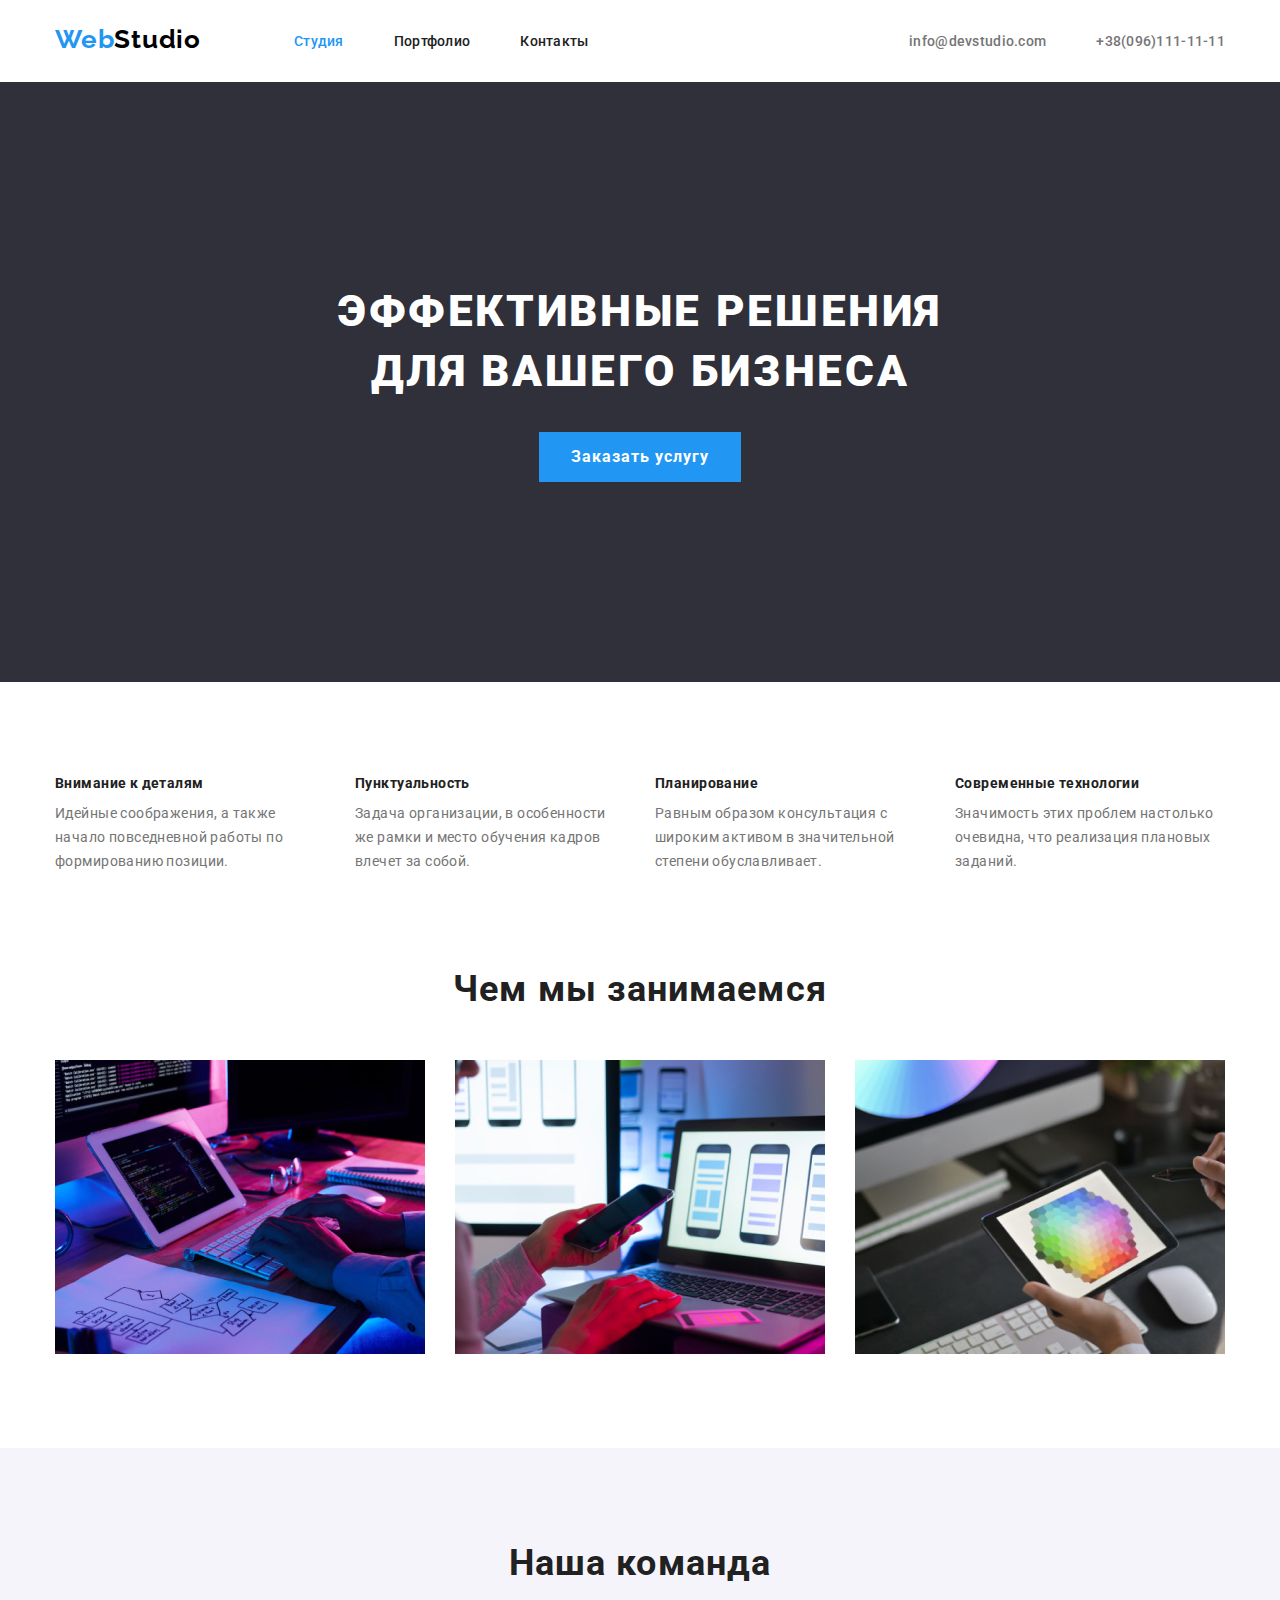
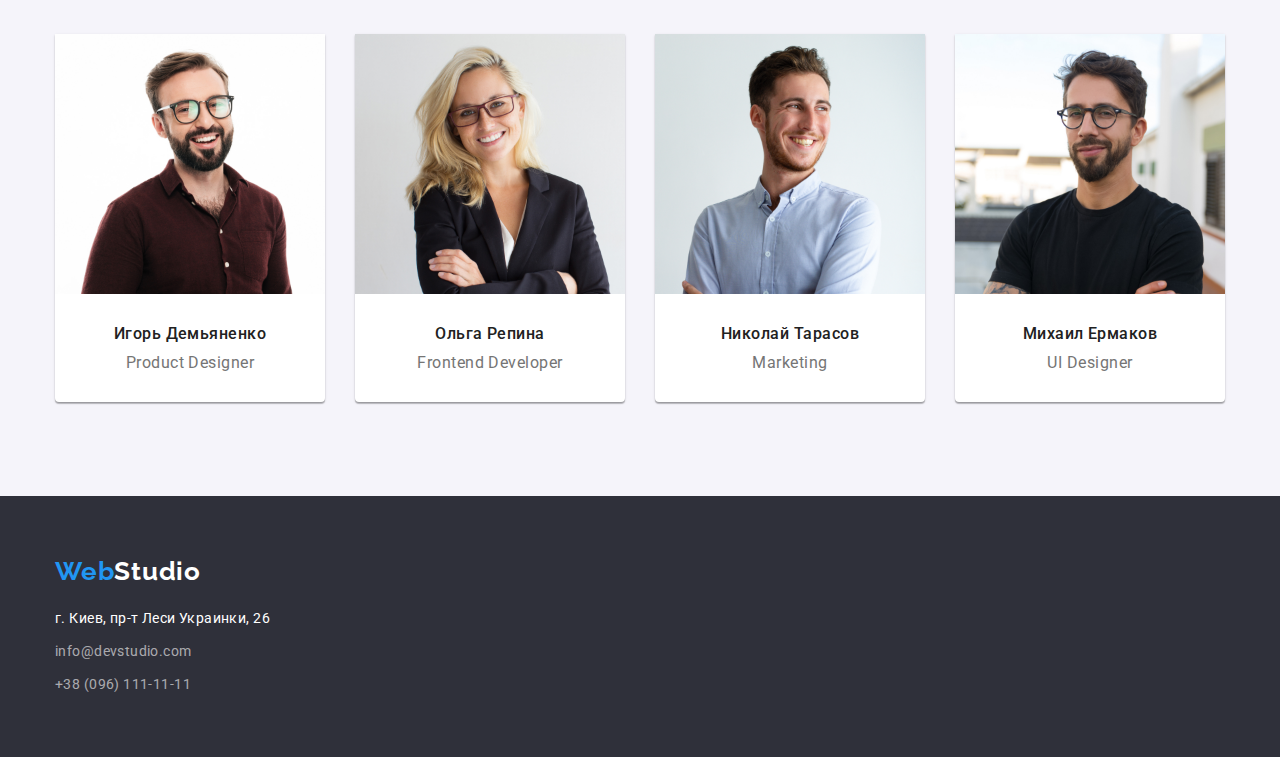
<file: index.html>
<!DOCTYPE html>
<html lang="ru">
  <head>
    <meta charset="UTF-8" />
    <meta name="viewport" content="width=device-width, initial-scale=1.0" />
    <title>Home_work</title>
    <link rel="stylesheet" href="./css/normalize.css" />
    <link rel="stylesheet" href="./css/styles.css" />
    <link
      rel="stylesheet"
      href="https://fonts.googleapis.com/css2?family=Raleway:wght@700&family=Roboto:wght@400;500;700;900&display=swap"
    />
  </head>
  <body>
    <header>
      <div class="container header-flexbox">
        <nav class="header-menu">
          <a
            class="logo-header"
            href="https://kuchvara.github.io/goit-markup-hw-04/"
          >
            <span>Web</span>Studio
          </a>
          <ul class="navigation">
            <li class="navigation-item">
              <a class="navigation-link current" href="./index.html">Студия</a>
            </li>
            <li class="navigation-item">
              <a class="navigation-link" href="./portfolio.html">Портфолио</a>
            </li>
            <li class="navigation-item">
              <a class="navigation-link" href="">Контакты</a>
            </li>
          </ul>
        </nav>
        <ul class="contacts">
          <li class="contacts-item">
            <a href="mailto:info@devstudio.com" class="contacts-link"
              >info@devstudio.com</a
            >
          </li>
          <li class="contacts-item">
            <a href="tel:+380961111111" class="contacts-link"
              >+38(096)111-11-11</a
            >
          </li>
        </ul>
      </div>
    </header>
    <main>
      <section class="title">
        <div class="container">
          <h1 class="main-title">Эффективные решения для вашего бизнеса</h1>
          <button type="button" class="title-button">Заказать услугу</button>
        </div>
      </section>
      <!-- Преимущества компании -->
      <section class="benefits-section">
        <div class="container">
          <ul class="benefits">
            <li class="benefits-item">
              <h3 class="benefits-title">Внимание к деталям</h3>
              <p class="benefits-text">
                Идейные соображения, а также начало повседневной работы по
                формированию позиции.
              </p>
            </li>
            <li class="benefits-item">
              <h3 class="benefits-title">Пунктуальность</h3>
              <p class="benefits-text">
                Задача организации, в особенности же рамки и место обучения
                кадров влечет за собой.
              </p>
            </li>
            <li class="benefits-item">
              <h3 class="benefits-title">Планирование</h3>
              <p class="benefits-text">
                Равным образом консультация с широким активом в значительной
                степени обуславливает.
              </p>
            </li>
            <li class="benefits-item">
              <h3 class="benefits-title">Современные технологии</h3>
              <p class="benefits-text">
                Значимость этих проблем настолько очевидна, что реализация
                плановых заданий.
              </p>
            </li>
          </ul>
        </div>
      </section>
      <!-- Чем занимается компания -->
      <section class="section">
        <div class="container">
          <h2 class="section-article">Чем мы занимаемся</h2>
          <ul class="work-list">
            <li class="work-item">
              <img src="./images/img.jpg" width="370" alt="рабочее место" />
            </li>
            <li class="work-item">
              <img src="./images/img-(1).jpg" width="370" alt="смартфон" />
            </li>
            <li class="work-item">
              <img
                src="./images/img-(2).jpg"
                width="370"
                alt="дизайнерский макет"
              />
            </li>
          </ul>
        </div>
      </section>
      <!-- Наша команда -->
      <section class="section team">
        <div class="container">
          <h2 class="section-article">Наша команда</h2>
          <ul class="team-list">
            <li class="team-item">
              <img
                class="team-img"
                width="270"
                src="./images/Igor.jpg"
                alt="Игорь Демьяненко"
              />
              <h3 class="team-title">Игорь Демьяненко</h3>
              <p lang="en" class="team-text">Product Designer</p>
            </li>
            <li class="team-item">
              <img
                class="team-img"
                width="270"
                src="./images/Olga.jpg"
                alt="Ольга Репина"
              />
              <h3 class="team-title">Ольга Репина</h3>
              <p lang="en" class="team-text">Frontend Developer</p>
            </li>
            <li class="team-item">
              <img
                class="team-img"
                width="270"
                src="./images/Nikolaj.jpg"
                alt="Николай Тарасов"
              />
              <h3 class="team-title">Николай Тарасов</h3>
              <p lang="en" class="team-text">Marketing</p>
            </li>
            <li class="team-item">
              <img
                class="team-img"
                width="270"
                src="./images/Mihail.jpg"
                alt="Михаил Ермаков"
              />
              <h3 class="team-title">Михаил Ермаков</h3>
              <p lang="en" class="team-text">UI Designer</p>
            </li>
          </ul>
        </div>
      </section>
    </main>
    <footer class="footer">
      <div class="container">
        <a
          class="logo-footer"
          href="https://kuchvara.github.io/goit-markup-hw-04/"
        >
          <span>Web</span>Studio
        </a>
        <address class="address">
          <span class="address-text">г. Киев, пр-т Леси Украинки, 26</span>
          <a href="mailto:info@devstudio.com" class="footer-contact"
            >info@devstudio.com</a
          >
          <a href="tel:+380961111111" class="footer-contact"
            >+38 (096) 111-11-11</a
          >
        </address>
      </div>
    </footer>
  </body>
</html>
</file>
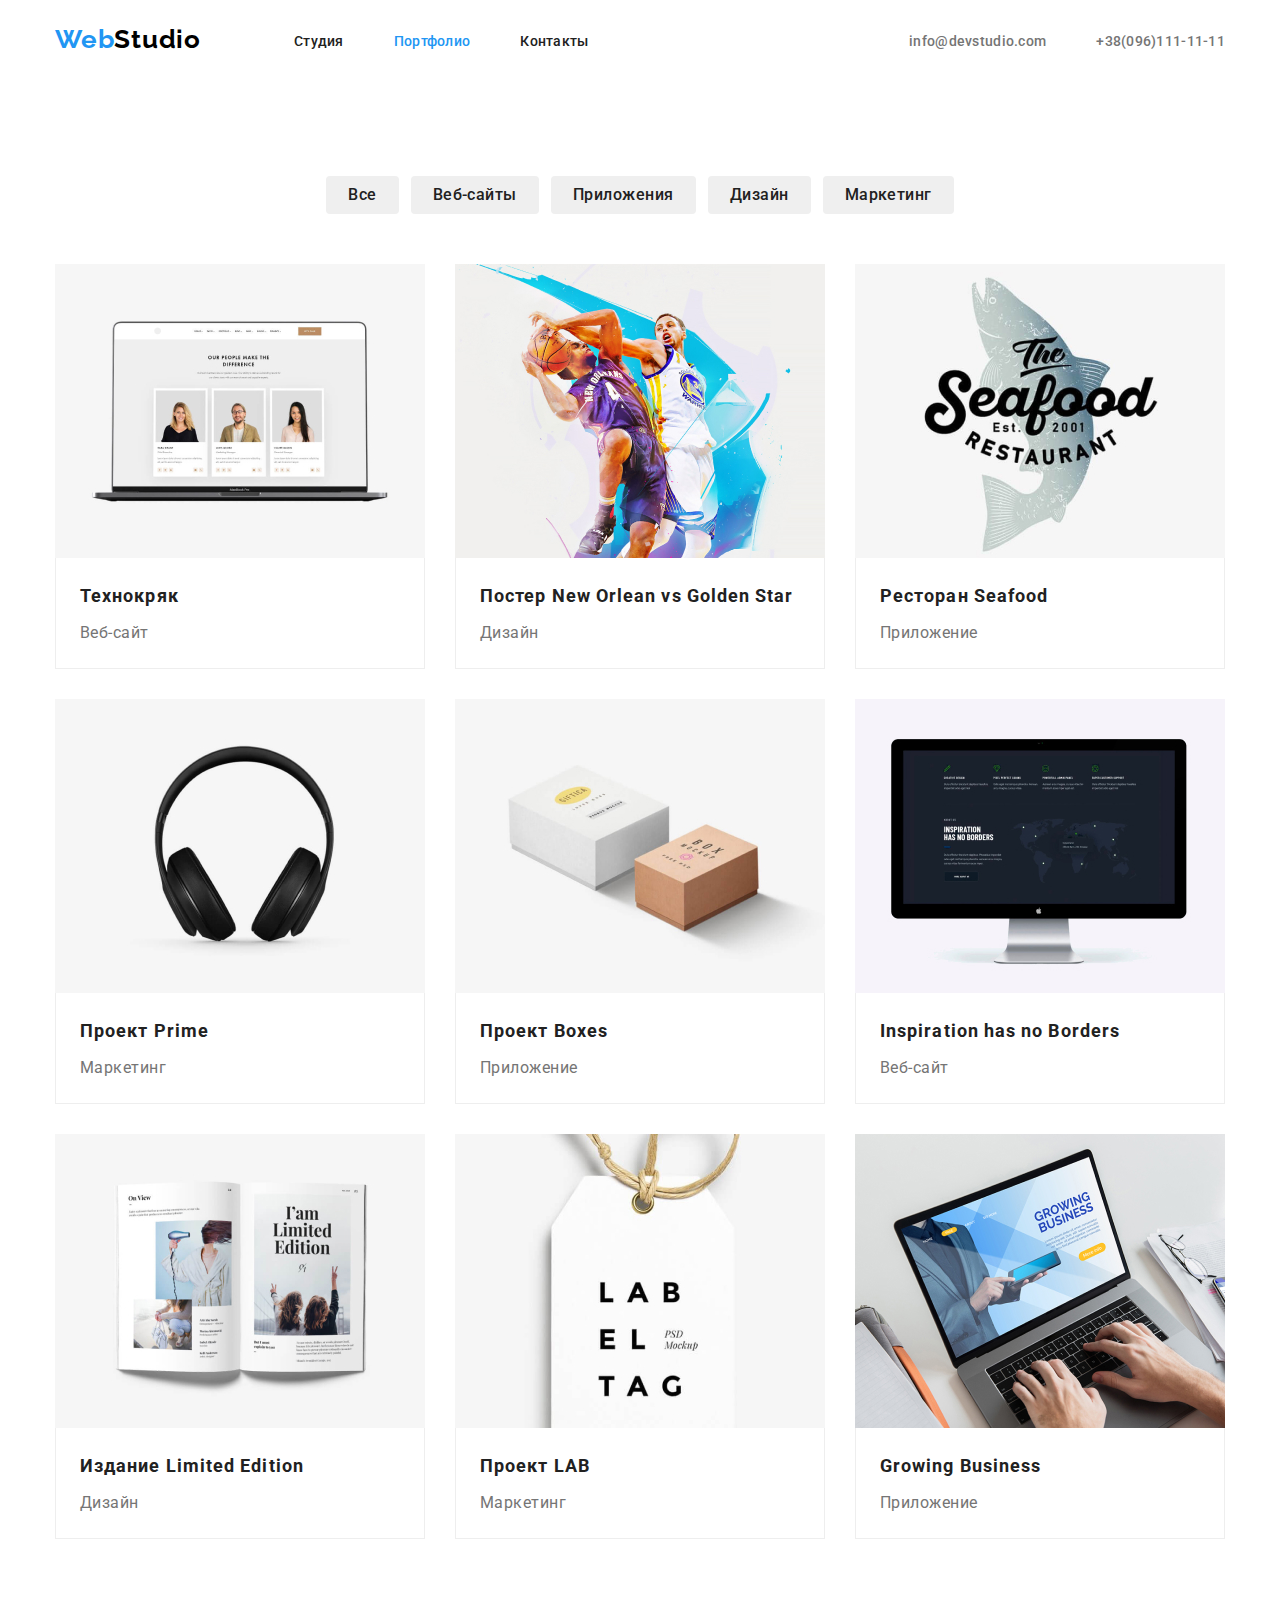
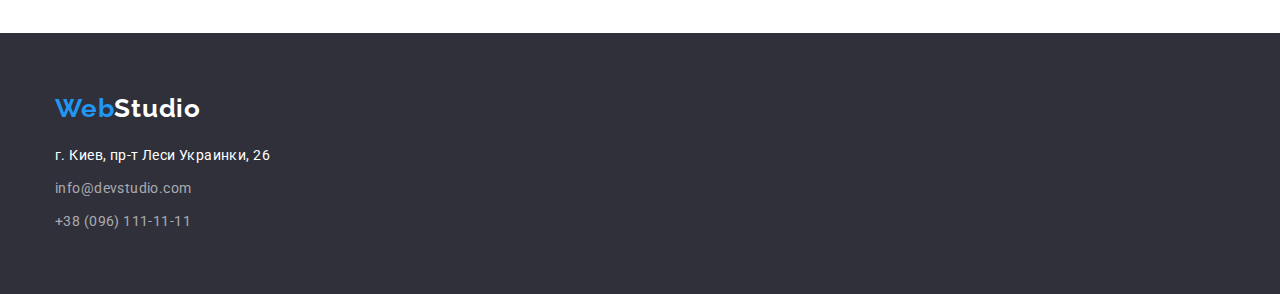
<file: portfolio.html>
<!DOCTYPE html>
<html lang="ru">
  <head>
    <meta charset="UTF-8" />
    <meta name="viewport" content="width=device-width, initial-scale=1.0" />
    <title>Home_work</title>
    <link rel="stylesheet" href="./css/normalize.css" />
    <link rel="stylesheet" href="./css/styles.css" />
    <link
      rel="stylesheet"
      href="https://fonts.googleapis.com/css2?family=Raleway:wght@700&family=Roboto:wght@400;500;700;900&display=swap"
    />
  </head>
  <body>
    <header>
      <div class="container header-flexbox">
        <nav class="header-menu">
          <a
            class="logo-header"
            href="https://kuchvara.github.io/goit-markup-hw-04/"
          >
            <span>Web</span>Studio
          </a>
          <ul class="navigation">
            <li class="navigation-item">
              <a class="navigation-link" href="./index.html">Студия</a>
            </li>
            <li class="navigation-item">
              <a class="navigation-link current" href="./portfolio.html"
                >Портфолио</a
              >
            </li>
            <li class="navigation-item">
              <a class="navigation-link" href="">Контакты</a>
            </li>
          </ul>
        </nav>
        <ul class="contacts">
          <li class="contacts-item">
            <a href="mailto:info@devstudio.com" class="contacts-link"
              >info@devstudio.com</a
            >
          </li>
          <li class="contacts-item">
            <a href="tel:+380961111111" class="contacts-link"
              >+38(096)111-11-11</a
            >
          </li>
        </ul>
      </div>
    </header>
    <main class="section">
      <div class="container">
        <ul class="portfolio-menu">
          <li class="portfolio-menu-item">
            <button type="button" class="portfolio-button">Все</button>
          </li>
          <li class="portfolio-menu-item">
            <button type="button" class="portfolio-button">Веб-сайты</button>
          </li>
          <li class="portfolio-menu-item">
            <button type="button" class="portfolio-button">Приложения</button>
          </li>
          <li class="portfolio-menu-item">
            <button type="button" class="portfolio-button">Дизайн</button>
          </li>
          <li class="portfolio-menu-item">
            <button type="button" class="portfolio-button">Маркетинг</button>
          </li>
        </ul>
      </div>
      <div class="container">
        <ul class="portfolio">
          <li class="portfolio-item">
            <a href="" class="portfolio-link"
              ><img
                class="portfolio-img"
                src="./images/tehnokrjak.jpg"
                width="370"
                alt="Веб-сайт"
              />
              <div class="portfolio-item-text">
                <h3 class="portfolio-title">Технокряк</h3>
                <p class="portfolio-text">Веб-сайт</p>
              </div></a
            >
          </li>
          <li class="portfolio-item">
            <a href="" class="portfolio-link"
              ><img
                class="portfolio-img"
                src="./images/orleanvsstar.jpg"
                width="370"
                alt="Постер New Orlean vs Golden Star"
              />
              <div class="portfolio-item-text">
                <h3 class="portfolio-title">
                  Постер New Orlean vs Golden Star
                </h3>
                <p class="portfolio-text">Дизайн</p>
              </div></a
            >
          </li>
          <li class="portfolio-item">
            <a href="" class="portfolio-link"
              ><img
                class="portfolio-img"
                src="./images/seafood.jpg"
                width="370"
                alt="Ресторан Seafood"
              />
              <div class="portfolio-item-text">
                <h3 class="portfolio-title">Ресторан Seafood</h3>
                <p class="portfolio-text">Приложение</p>
              </div></a
            >
          </li>
          <li class="portfolio-item">
            <a href="" class="portfolio-link"
              ><img
                class="portfolio-img"
                src="./images/prime.jpg"
                width="370"
                alt="Проект Prime"
              />
              <div class="portfolio-item-text">
                <h3 class="portfolio-title">Проект Prime</h3>
                <p class="portfolio-text">Маркетинг</p>
              </div></a
            >
          </li>
          <li class="portfolio-item">
            <a href="" class="portfolio-link"
              ><img
                class="portfolio-img"
                src="./images/boxes.jpg"
                width="370"
                alt="Проект Boxes"
              />
              <div class="portfolio-item-text">
                <h3 class="portfolio-title">Проект Boxes</h3>
                <p class="portfolio-text">Приложение</p>
              </div></a
            >
          </li>
          <li class="portfolio-item">
            <a href="" class="portfolio-link"
              ><img
                class="portfolio-img"
                src="./images/inspiration.jpg"
                width="370"
                alt="Inspiration has no Borders"
              />
              <div class="portfolio-item-text">
                <h3 class="portfolio-title">Inspiration has no Borders</h3>
                <p class="portfolio-text">Веб-сайт</p>
              </div></a
            >
          </li>
          <li class="portfolio-item">
            <a href="" class="portfolio-link"
              ><img
                class="portfolio-img"
                src="./images/limited_edition.jpg"
                width="370"
                alt="Издание Limited Edition"
              />
              <div class="portfolio-item-text">
                <h3 class="portfolio-title">Издание Limited Edition</h3>
                <p class="portfolio-text">Дизайн</p>
              </div></a
            >
          </li>
          <li class="portfolio-item">
            <a href="" class="portfolio-link"
              ><img
                class="portfolio-img"
                src="./images/lab.jpg"
                width="370"
                alt="Проект LAB"
              />
              <div class="portfolio-item-text">
                <h3 class="portfolio-title">Проект LAB</h3>
                <p class="portfolio-text">Маркетинг</p>
              </div></a
            >
          </li>
          <li class="portfolio-item">
            <a href="" class="portfolio-link"
              ><img
                class="portfolio-img"
                src="./images/growing_business.jpg"
                width="370"
                alt="Growing Business"
              />
              <div class="portfolio-item-text">
                <h3 class="portfolio-title">Growing Business</h3>
                <p class="portfolio-text">Приложение</p>
              </div></a
            >
          </li>
        </ul>
      </div>
    </main>
    <footer class="footer">
      <div class="container">
        <a
          class="logo-footer"
          href="https://kuchvara.github.io/goit-markup-hw-04/"
        >
          <span>Web</span>Studio
        </a>
        <address class="address">
          <span class="address-text">г. Киев, пр-т Леси Украинки, 26</span>
          <a href="mailto:info@devstudio.com" class="footer-contact"
            >info@devstudio.com</a
          >
          <a href="tel:+380961111111" class="footer-contact"
            >+38 (096) 111-11-11</a
          >
        </address>
      </div>
    </footer>
  </body>
</html>
</file>
<file: css/styles.css>
:root {
  --white: #fff;
  --active: #2196f3;
  --black-text: #212121;
  --gray-text: #757575;
  --gray-2: rgba(255, 255, 255, 0.6);
  --background: #2f303a;
  --background-2: #f5f4fa;
  --black: #000;
}

img {
  display: block;
  max-width: 100%;
  height: auto;
}

body {
  font-family: 'Roboto', sans-serif;
}

.container {
  width: 1200px;
  padding-left: 15px;
  padding-right: 15px;
  margin-right: auto;
  margin-left: auto;
}
/* Хедер початок */
.header-menu {
  display: flex;
  padding-top: 24px;
  padding-bottom: 25px;
}

.navigation {
  display: flex;
  list-style: none;
  margin: 0;
  padding-bottom: 7px;
  padding-top: 8px;
  padding-right: 0;
  padding-left: 0;
  align-items: center;
}

.navigation-item:not(:last-child) {
  margin-right: 50px;
}

.contacts {
  display: flex;
  list-style: none;
  padding-top: 32px;
  padding-bottom: 32px;
  padding-left: 0;
  padding-right: 0;
  margin: 0;
}

.header-flexbox {
  display: flex;
  justify-content: space-between;
  align-items: center;
}

/* логотип ВебСтудіо */
.logo-header,
.logo-footer {
  font-family: 'Raleway', sans-serif;
  font-style: normal;
  font-weight: 700;
  font-size: 26px;
  line-height: 1.19;
  letter-spacing: 0.03em;
  text-decoration: none;
}
.logo-header {
  color: var(--black);
  margin-right: 93px;
}
.logo-footer {
  color: var(--white);
  margin-bottom: 20px;
  display: block;
}

/* меню навігації в хедері */

.navigation-link {
  font-style: normal;
  font-weight: 500;
  font-size: 14px;
  line-height: 1.14;
  letter-spacing: 0.02em;
  color: var(--black-text);
  text-decoration: none;
}

.contacts-item:not(:last-child) {
  margin-right: 50px;
}

.contacts-link {
  color: var(--gray-text);
  font-style: normal;
  font-weight: 500;
  font-size: 14px;
  line-height: 1.14;
  letter-spacing: 0.02em;
  text-decoration: none;
}

/*  Хедер кінець */

/* футер початок */

.address {
  color: var(--white);
  font-style: normal;
  font-weight: 400;
  font-size: 14px;
  line-height: 1.71;
  letter-spacing: 0.03em;
}
.address-text {
  display: block;
  margin-bottom: 9px;
}
/* тел і емеіл в футері */

.footer-contact {
  font-style: normal;
  font-weight: 400;
  font-size: 14px;
  line-height: 1.71;
  letter-spacing: 0.03em;
  color: var(--gray-2);
  text-decoration: none;
  display: block;
}
.footer-contact:not(:last-child) {
  margin-bottom: 9px;
}
.footer {
  background-color: var(--background);
  padding: 60px 0;
}

/* Футер кінець */

/* Основний контент плчаток */

.section {
  padding-top: 94px;
  padding-bottom: 94px;
}

/* область "Эффективные решения для вашего бизнеса" */
.main-title {
  color: var(--white);
  font-style: normal;
  font-weight: 900;
  font-size: 44px;
  line-height: 1.36;
  text-align: center;
  letter-spacing: 0.06em;
  text-transform: uppercase;
  max-width: 696px;
  margin-right: auto;
  margin-left: auto;
  margin-top: 0;
  margin-bottom: 30px;
}

.title {
  background-color: var(--background);
  padding: 200px 0;
  text-align: center;
}
/* кнопка "заказать услуги" */
.title-button {
  background-color: var(--active);
  color: var(--white);
  font-style: normal;
  font-weight: 700;
  font-size: 16px;
  line-height: 1.875;
  padding: 10px 32px;
  letter-spacing: 0.06em;
  border: none;
}
/* Преимущества компании */
.benefits-section {
  padding-top: 94px;
}
.benefits-title {
  color: var(--black-text);
  font-style: normal;
  font-weight: 700;
  font-size: 14px;
  line-height: 1.14;
  letter-spacing: 0.03em;
  margin: 0 0 10px;
}
.benefits-text {
  color: var(--gray-text);
  font-style: normal;
  font-weight: 400;
  font-size: 14px;
  line-height: 1.71;
  letter-spacing: 0.03em;
  margin: 0;
}
.benefits {
  list-style: none;
  display: flex;
  margin: 0;
  padding: 0;
}
.benefits-item {
  width: calc((100% - 30px * 3) / 4);
}
.benefits-item:not(:last-child) {
  margin-right: 30px;
}
/* Чем занимается компания */
.work-list {
  list-style: none;
  display: flex;
  margin: 0;
  padding: 0;
}
.work-item {
  width: calc((100% - 30px * 2) / 3);
}
.work-item:not(:last-child) {
  margin-right: 30px;
}
.section-article {
  color: var(--black-text);
  font-style: normal;
  font-weight: 700;
  font-size: 36px;
  line-height: 1.17;
  text-align: center;
  letter-spacing: 0.03em;
  margin: 0 0 50px;
}
/* Команда */
.team-title {
  color: var(--black-text);
  font-style: normal;
  font-weight: 500;
  font-size: 16px;
  line-height: 1.19;
  text-align: center;
  letter-spacing: 0.03em;
  margin: 0 0 10px;
}
.team-text {
  color: var(--gray-text);
  font-style: normal;
  font-weight: 400;
  font-size: 16px;
  line-height: 1.19;
  text-align: center;
  letter-spacing: 0.03em;
  margin: 0;
}
.team-img {
  margin-bottom: 30px;
}
.team {
  background-color: var(--background-2);
}
.team-list {
  list-style: none;
  display: flex;
  margin: 0;
  padding: 0;
}
.team-item {
  padding-bottom: 30px;
  width: calc((100% - 30px * 3) / 4);
  background-color: var(--white);
  box-shadow: 0px 1px 3px rgba(0, 0, 0, 0.12), 0px 1px 1px rgba(0, 0, 0, 0.14),
    0px 2px 1px rgba(0, 0, 0, 0.2);
  border-radius: 0px 0px 4px 4px;
}
.team-item:not(:last-child) {
  margin-right: 30px;
}

/* ПОРТФОЛІО */

/* кнопки фільтрів в портфоліо */
.portfolio-menu {
  list-style: none;
  padding: 0;
  margin: 0;
  text-align: center;
}
.portfolio-menu-item {
  display: inline-block;
  margin-bottom: 50px;
}
.portfolio-menu-item:not(:last-child) {
  margin-right: 8px;
}
.portfolio-button {
  color: var(--black-text);
  font-style: normal;
  font-weight: 500;
  font-size: 16px;
  line-height: 1.62;
  text-align: center;
  letter-spacing: 0.03em;
  border: none;
  border-radius: 4px;
  padding: 6px 22px;
}
.portfolio-button:hover,
.portfolio-button:focus {
  color: var(--white);
  background-color: var(--active);
  box-shadow: 0px 3px 1px rgba(0, 0, 0, 0.1), 0px 1px 2px rgba(0, 0, 0, 0.08),
    0px 2px 2px rgba(0, 0, 0, 0.12);
}
/* головний контент портфоліо */
.portfolio {
  list-style: none;
  display: flex;
  flex-wrap: wrap;
  padding: 0;
  margin: 0;
}
.portfolio-link {
  text-decoration: none;
}
.portfolio-title {
  color: var(--black-text);
  font-style: normal;
  font-weight: 700;
  font-size: 18px;
  line-height: 2;
  letter-spacing: 0.06em;
  text-decoration: none;
  margin-bottom: 4px;
  margin-top: 0;
}
.portfolio-text {
  color: var(--gray-text);
  font-style: normal;
  font-weight: 400;
  font-size: 16px;
  line-height: 1.87;
  letter-spacing: 0.03em;
  margin: 0;
}

.portfolio-item-text {
  padding: 20px 24px 20px 24px;
  border-right: 1px solid #eeeeee;
  border-bottom: 1px solid #eeeeee;
  border-left: 1px solid #eeeeee;
}

.portfolio-item {
  margin-right: 30px;
  margin-bottom: 30px;
  width: calc((100% - 30px * 2) / 3);
}
.portfolio-item:nth-child(3n) {
  margin-right: 0;
}
.portfolio-item:nth-child(n + 7) {
  margin-bottom: 0;
}

.portfolio-item:hover,
.portfolio-item:focus {
  box-shadow: 0px 1px 1px rgba(0, 0, 0, 0.12), 0px 4px 4px rgba(0, 0, 0, 0.06),
    1px 4px 6px rgba(0, 0, 0, 0.16);
}

.logo-footer > span,
.logo-header > span,
.footer-contact:hover,
.footer-contact:focus,
.navigation-link:hover,
.navigation-link:focus,
.current,
.contacts-link:hover,
.contacts-link:focus {
  color: var(--active);
}
</file>
